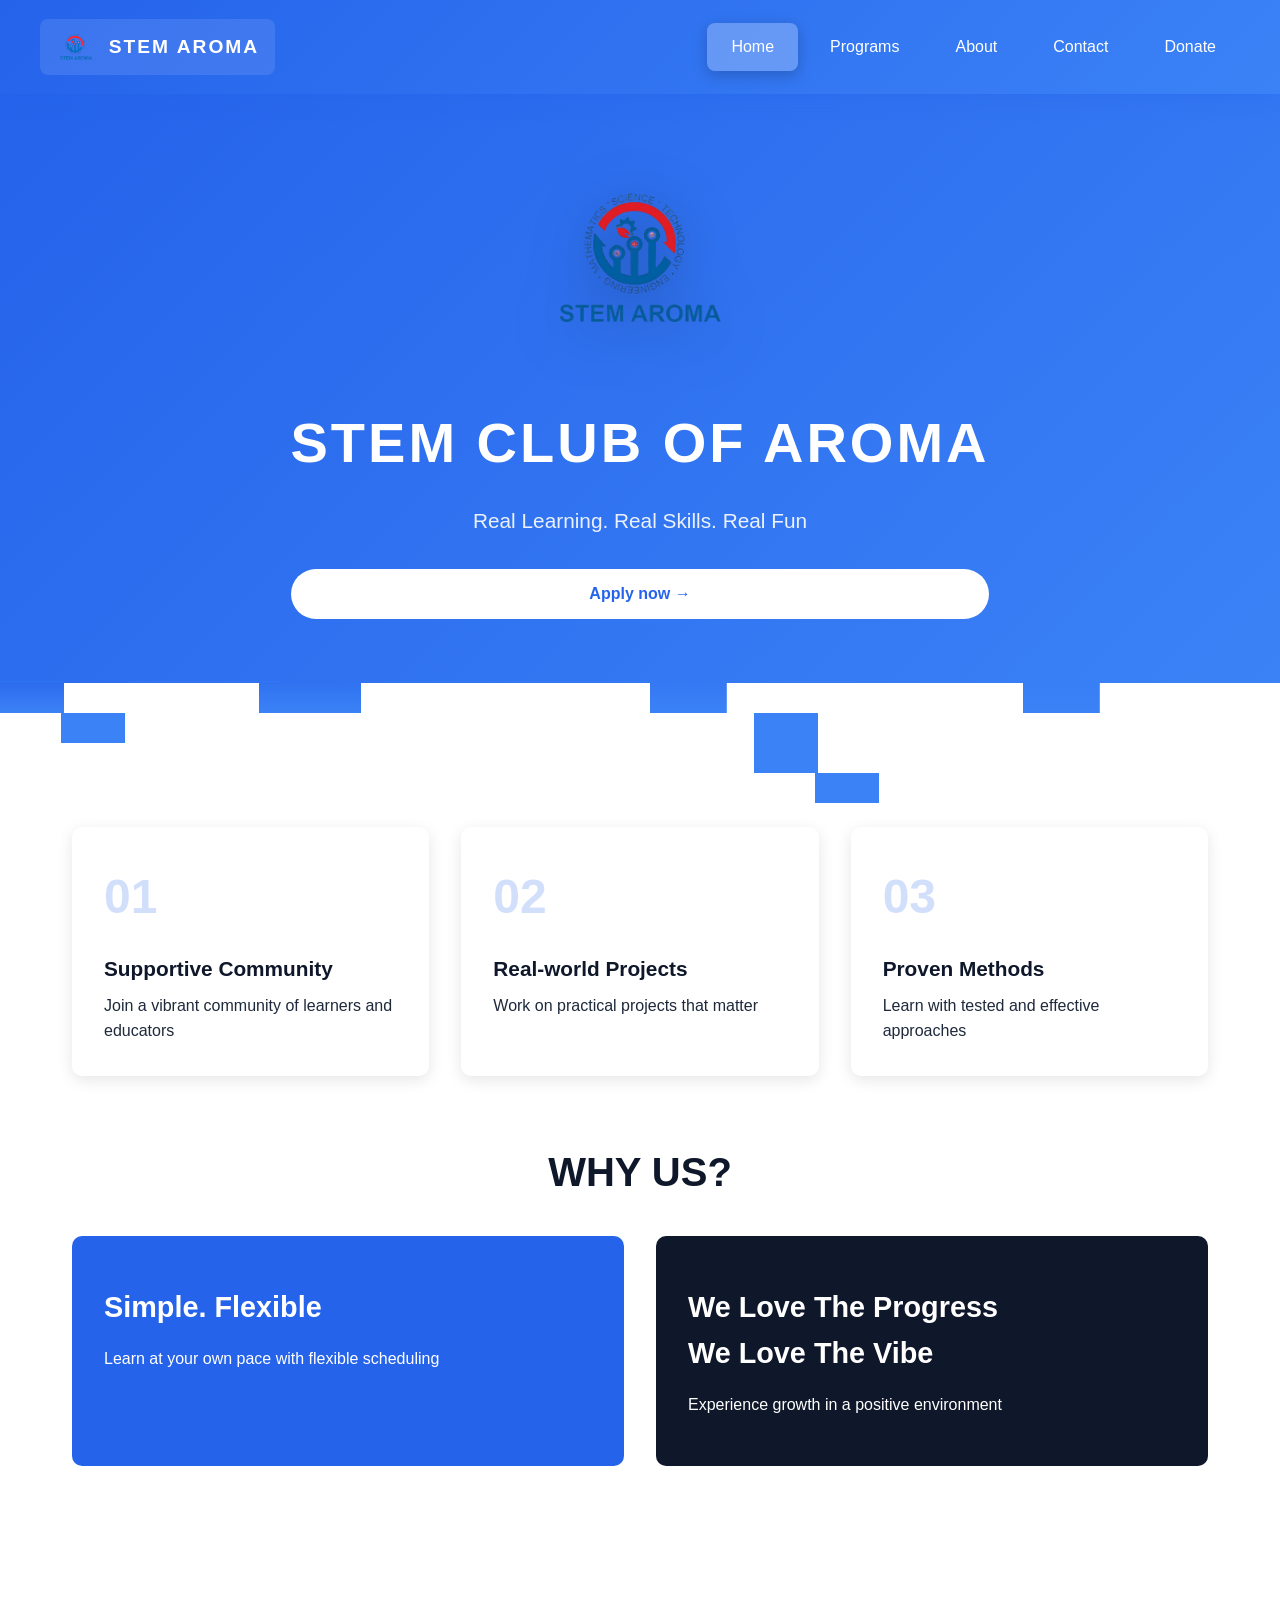
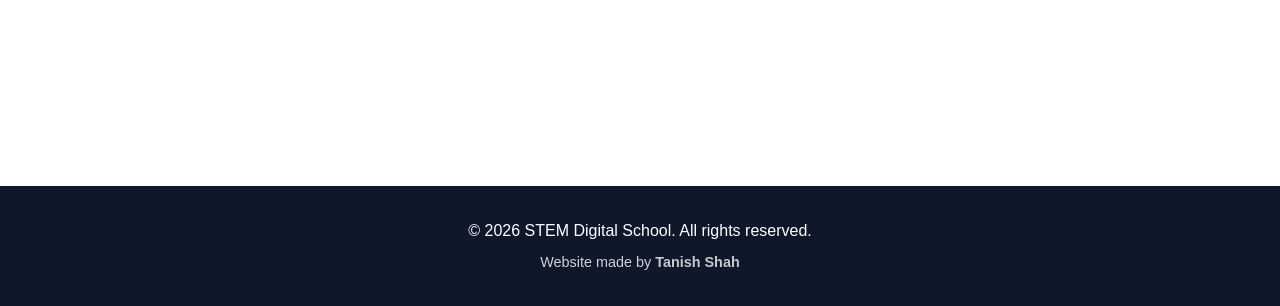
<file: index.html>
<!DOCTYPE html>
<html lang="en">
<head>
    <meta charset="UTF-8">
    <meta name="viewport" content="width=device-width, initial-scale=1.0">
    <title>STEM Digital School</title>
    <link rel="stylesheet" href="styles.css">
    <link rel="shortcut icon" href="images/logo.png" type="image.png">
</head>
<body>
    <nav class="navbar">
        <div class="nav-container">
            <div class="logo">
                <img src="images/logo.png" alt="STEM Aroma Logo" class="logo-img">
                <span>STEM Aroma</span>
            </div>
            <ul class="nav-menu">
                <li><a href="index.html" class="active">Home</a></li>
                <li><a href="programs.html">Programs</a></li>
                <li><a href="about.html">About</a></li>
                <li><a href="contact.html">Contact</a></li>
                <li><a href="donation.html">Donate</a></li>
            </ul>
        </div>
    </nav>

    <section class="hero">
        <div class="hero-content">
            <div class="hero-logo">
                <img src="images/logo.png" alt="STEM Aroma Logo">
            </div>
            <h1 class="glitch-text">STEM CLUB OF AROMA</h1>
            <p class="subtitle">Real Learning. Real Skills. Real Fun</p>
            <button class="cta-button" onclick="window.location.href='programs.html'">Apply now →</button>
        </div>
    </section>

    <section class="features">
        <div class="feature-card">
            <div class="card-number">01</div>
            <h3>Supportive Community</h3>
            <p>Join a vibrant community of learners and educators</p>
        </div>
        <div class="feature-card">
            <div class="card-number">02</div>
            <h3>Real-world Projects</h3>
            <p>Work on practical projects that matter</p>
        </div>
        <div class="feature-card">
            <div class="card-number">03</div>
            <h3>Proven Methods</h3>
            <p>Learn with tested and effective approaches</p>
        </div>
    </section>

    <section class="why-us">
        <h2>WHY US?</h2>
        <div class="why-grid">
            <div class="why-card blue">
                <h3>Simple. Flexible</h3>
                <p>Learn at your own pace with flexible scheduling</p>
            </div>
            <div class="why-card dark">
                <h3>We Love The Progress<br>We Love The Vibe</h3>
                <p>Experience growth in a positive environment</p>
            </div>
        </div>
    </section>

    <footer>
        <p>&copy; 2026 STEM Digital School. All rights reserved.</p>
        <p class="footer-credit">Website made by <a href="https://www.instagram.com/tanish_shah.100/" target="_blank" rel="noopener noreferrer">Tanish Shah</a></p>
    </footer>

    <script src="script.js"></script>
</body>
</html>
</file>
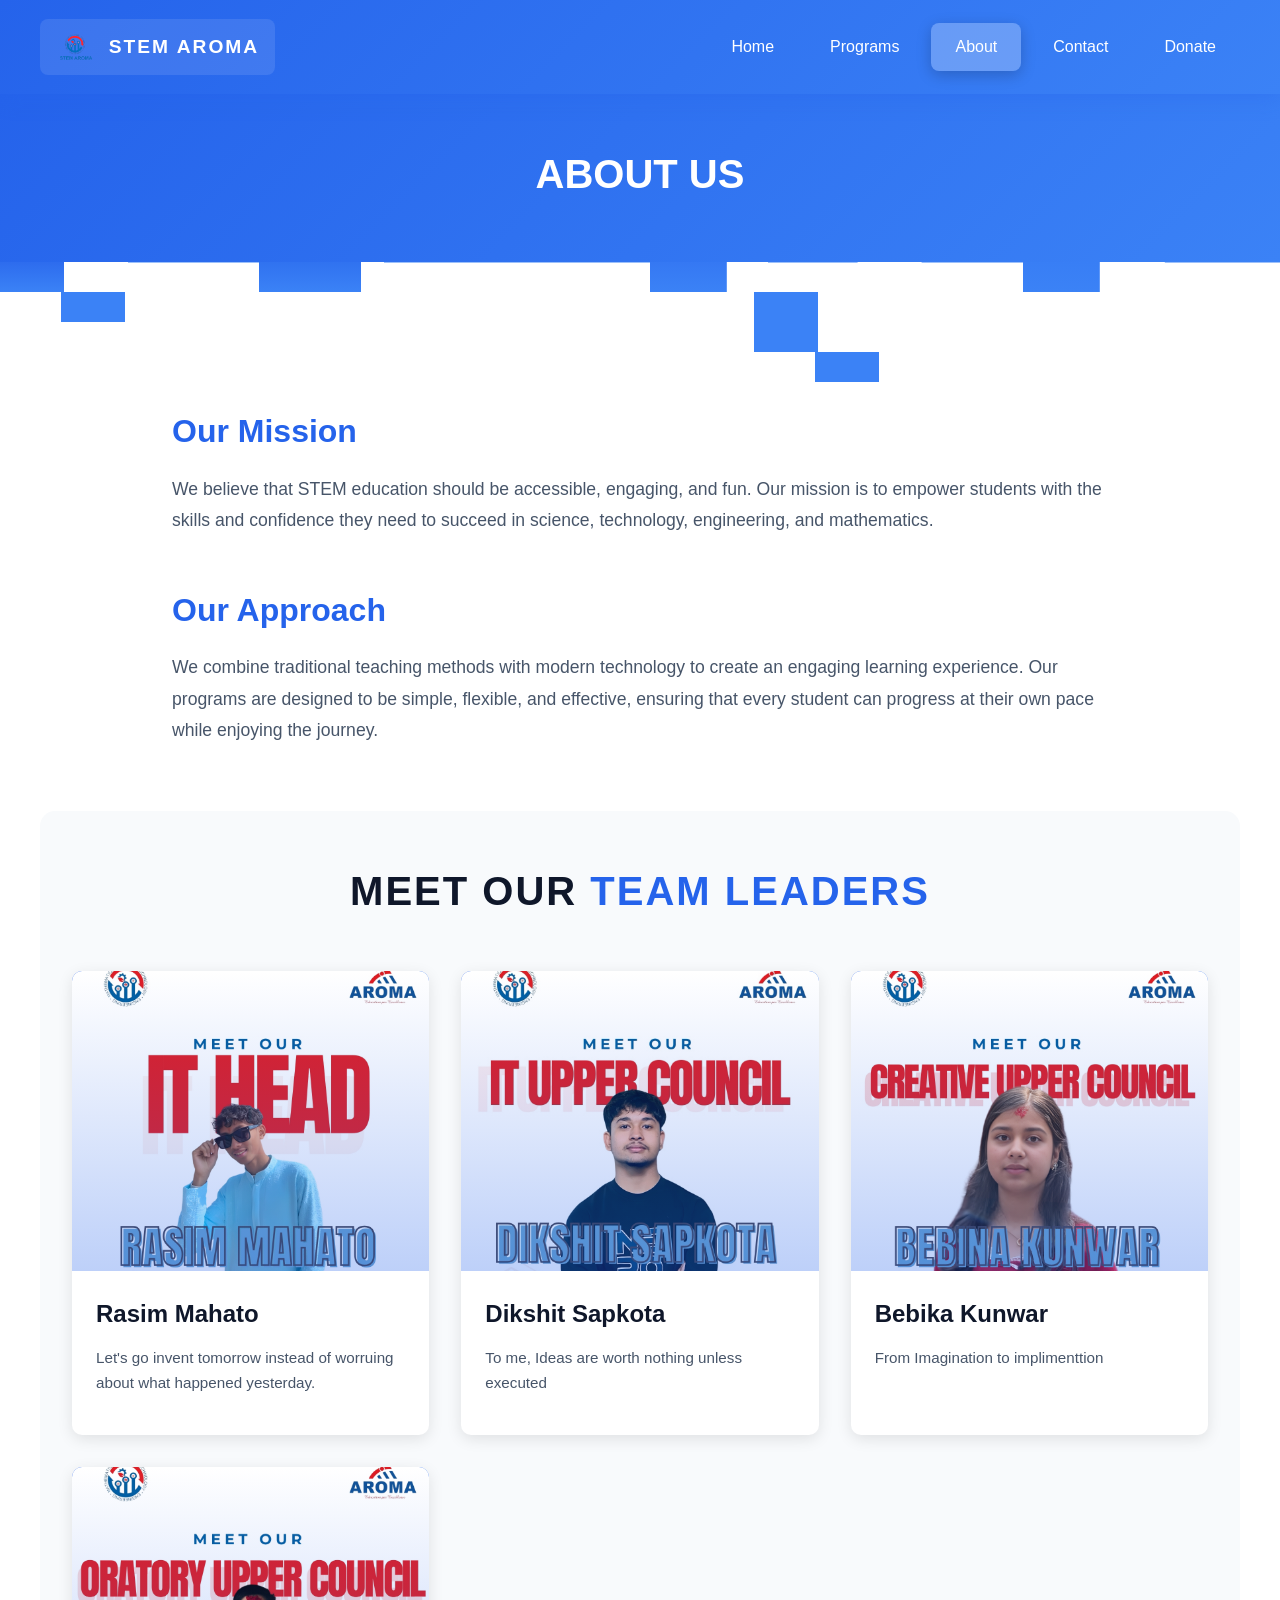
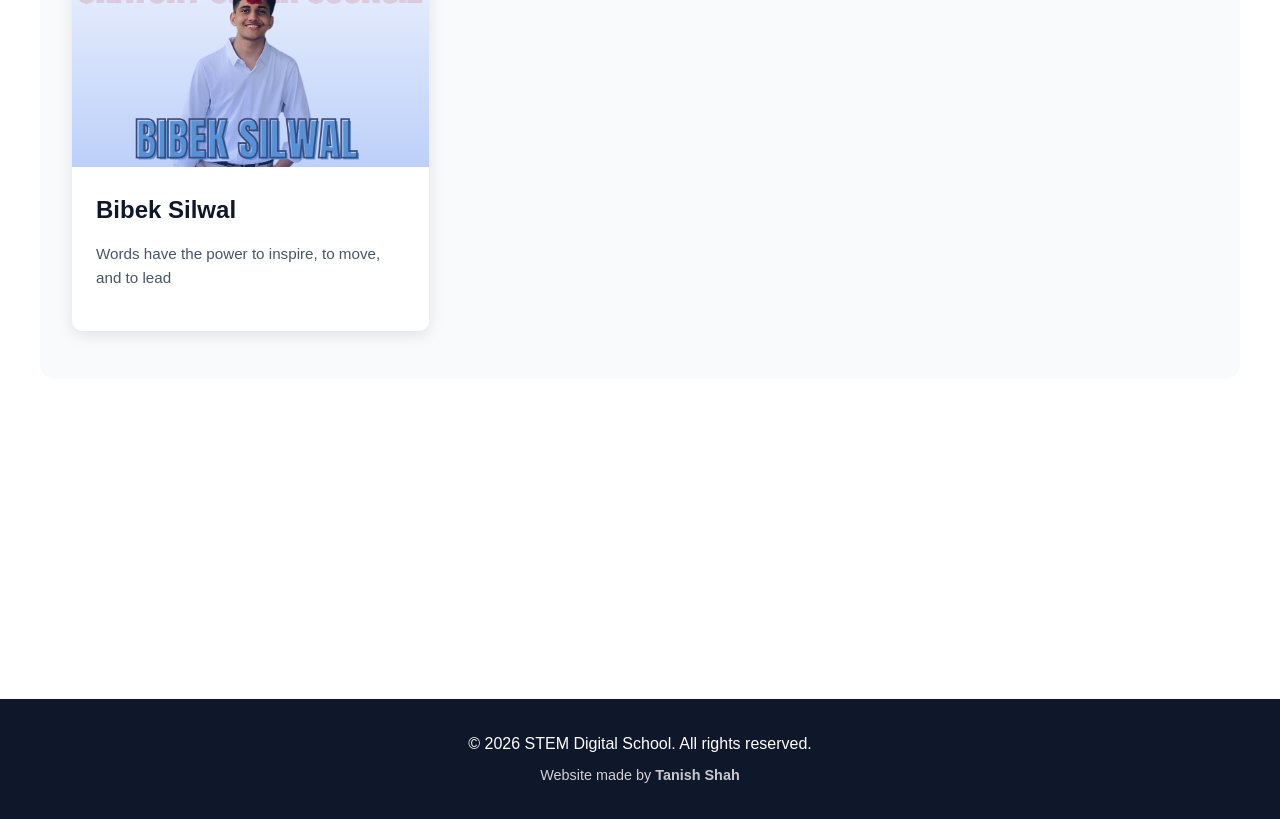
<file: about.html>
<!DOCTYPE html>
<html lang="en">
<head>
    <meta charset="UTF-8">
    <meta name="viewport" content="width=device-width, initial-scale=1.0">
    <title>About - STEM Digital School</title>
    <link rel="stylesheet" href="styles.css">
    <link rel="shortcut icon" href="images/logo.png" type="image.png">
</head>
<body>
    <nav class="navbar">
        <div class="nav-container">
            <div class="logo">
                <img src="images/logo.png" alt="STEM Aroma Logo" class="logo-img">
                <span>STEM Aroma</span>
            </div>
            <ul class="nav-menu">
                <li><a href="index.html">Home</a></li>
                <li><a href="programs.html">Programs</a></li>
                <li><a href="about.html" class="active">About</a></li>
                <li><a href="contact.html">Contact</a></li>
                <li><a href="donation.html">Donate</a></li>
            </ul>
        </div>
    </nav>

    <section class="page-header">
        <h1>ABOUT US</h1>
    </section>

    <section class="about-content">
        <div class="about-section">
            <h2>Our Mission</h2>
            <p>We believe that STEM education should be accessible, engaging, and fun. Our mission is to empower students with the skills and confidence they need to succeed in science, technology, engineering, and mathematics.</p>
        </div>

        <div class="about-section">
            <h2>Our Approach</h2>
            <p>We combine traditional teaching methods with modern technology to create an engaging learning experience. Our programs are designed to be simple, flexible, and effective, ensuring that every student can progress at their own pace while enjoying the journey.</p>
        </div>
    </section>

    <!-- TEAM SECTION  -->
    <section class="team-section">
        <h2 class="team-title">MEET OUR <span class="highlight">TEAM LEADERS</span></h2>
        
        <div class="team-grid">
            <!-- Team Member 1  -->
            <div class="team-card">
                <div class="team-image">
                    <img src="images/team/Rasim.jpg" alt="Rasim Mahato">
                    <div class="team-overlay"></div>
                </div>
                <div class="team-info">
                    <h3>Rasim Mahato</h3>
                    <p class="team-bio">Let's go invent tomorrow instead of worruing about what happened yesterday.</p>
                </div>
            </div>

            <!-- Team Member 2 -->
            <div class="team-card">
                <div class="team-image">
                    <img src="images/team/bauna.jpg" alt="Dikshit Sapkota">
                    <div class="team-overlay"></div>
                </div>
                <div class="team-info">
                    <h3>Dikshit Sapkota</h3>
                    <p class="team-bio">To me, Ideas are worth nothing unless executed</p>
                </div>
            </div>

            <!-- Team Member -->
            <div class="team-card">
                <div class="team-image">
                    <img src="images/team/bebina.jpg" alt="Bebika Kunwar">
                    <div class="team-overlay"></div>
                </div>
                <div class="team-info">
                    <h3>Bebika Kunwar</h3>
                    <p class="team-bio">From Imagination to implimenttion</p>
                </div>
            </div>

            <!-- Team Member 4 - EDIT THIS -->
            <div class="team-card">
                <div class="team-image">
                    <img src="images/team/bibek.jpg" alt="Bibek Silwal">
                    <div class="team-overlay"></div>
                </div>
                <div class="team-info">
                    <h3>Bibek Silwal</h3>
                    <p class="team-bio">Words have the power to inspire, to move, and to lead</p>
                </div>
            </div>
        </div>
    </section>
    <!-- END TEAM SECTION -->

    <footer>
        <p>&copy; 2026 STEM Digital School. All rights reserved.</p>
        <p class="footer-credit">Website made by <a href="https://www.instagram.com/tanish_shah.100/" target="_blank" rel="noopener noreferrer">Tanish Shah</a></p>
    </footer>

    <script src="script.js"></script>
</body>
</html>
</file>
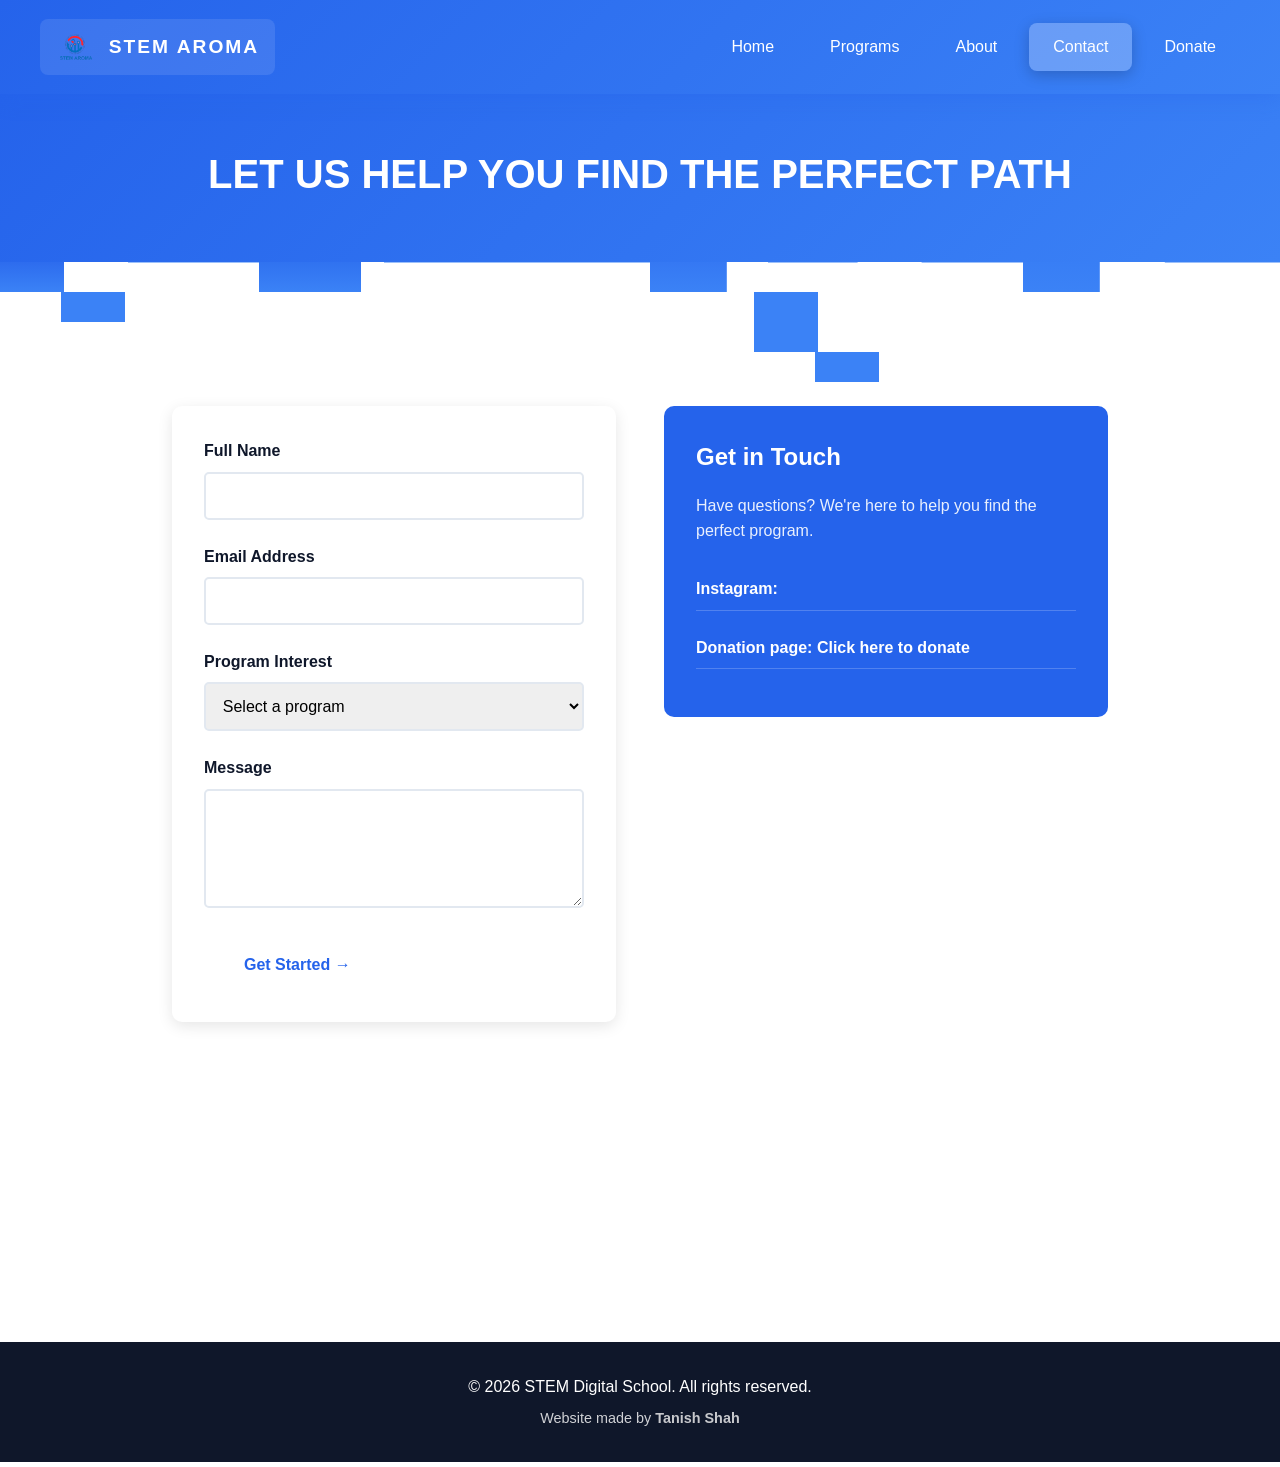
<file: contact.html>
<!DOCTYPE html>
<html lang="en">
<head>
    <meta charset="UTF-8">
    <meta name="viewport" content="width=device-width, initial-scale=1.0">
    <title>Contact - STEM Digital School</title>
    <link rel="stylesheet" href="styles.css">
    <link rel="shortcut icon" href="images/logo.png" type="image.png">
</head>
<body>
    <nav class="navbar">
        <div class="nav-container">
            <div class="logo">
                <img src="images/logo.png" alt="STEM Aroma Logo" class="logo-img">
                <span>STEM Aroma</span>
            </div>
            <ul class="nav-menu">
                <li><a href="index.html">Home</a></li>
                <li><a href="programs.html">Programs</a></li>
                <li><a href="about.html">About</a></li>
                <li><a href="contact.html" class="active">Contact</a></li>
                <li><a href="donation.html">Donate</a></li>
            </ul>
        </div>
    </nav>

    <section class="page-header">
        <h1>LET US HELP YOU FIND THE PERFECT PATH</h1>
    </section>

    <section class="contact-content">
        <div class="contact-form-container">
            <form id="contactForm" class="contact-form">
                <div class="form-group">
                    <label for="name">Full Name</label>
                    <input type="text" id="name" name="name" required>
                </div>

                <div class="form-group">
                    <label for="email">Email Address</label>
                    <input type="email" id="email" name="email" required>
                </div>

                <div class="form-group">
                    <label for="program">Program Interest</label>
                    <select id="program" name="program" required>
                        <option value="">Select a program</option>
                        <option value="chemistry">Chemistry crash bootcamp</option>
                        <option value="aerospace">Fundamentals of aerospace engineering</option>
                        <option value="physics">Physics without pain</option>
                        <option value="math">Math intensive</option>
                        <option value="statistics">Statistics intensive</option>
                    </select>
                </div>

                <div class="form-group">
                    <label for="message">Message</label>
                    <textarea id="message" name="message" rows="5" required></textarea>
                </div>

                <button type="submit" class="cta-button">Get Started →</button>
            </form>

            <div class="contact-info">
                <h3>Get in Touch</h3>
                <p>Have questions? We're here to help you find the perfect program.</p>
                <div class="info-item">
                    <strong>Instagram: </strong> 
                </div>
                <div class="info-item">
                    <a style="text-decoration: none; color: white;" href="/donation.html">
                        <strong>Donation page: Click here to donate </strong> 
                    </a>
            </div>
        </div>
    </section>

    <footer>
        <p>&copy; 2026 STEM Digital School. All rights reserved.</p>
        <p class="footer-credit">Website made by <a href="https://www.instagram.com/tanish_shah.100/" target="_blank" rel="noopener noreferrer">Tanish Shah</a></p>
    </footer>

    <script src="script.js"></script>
</body>
</html>
</file>
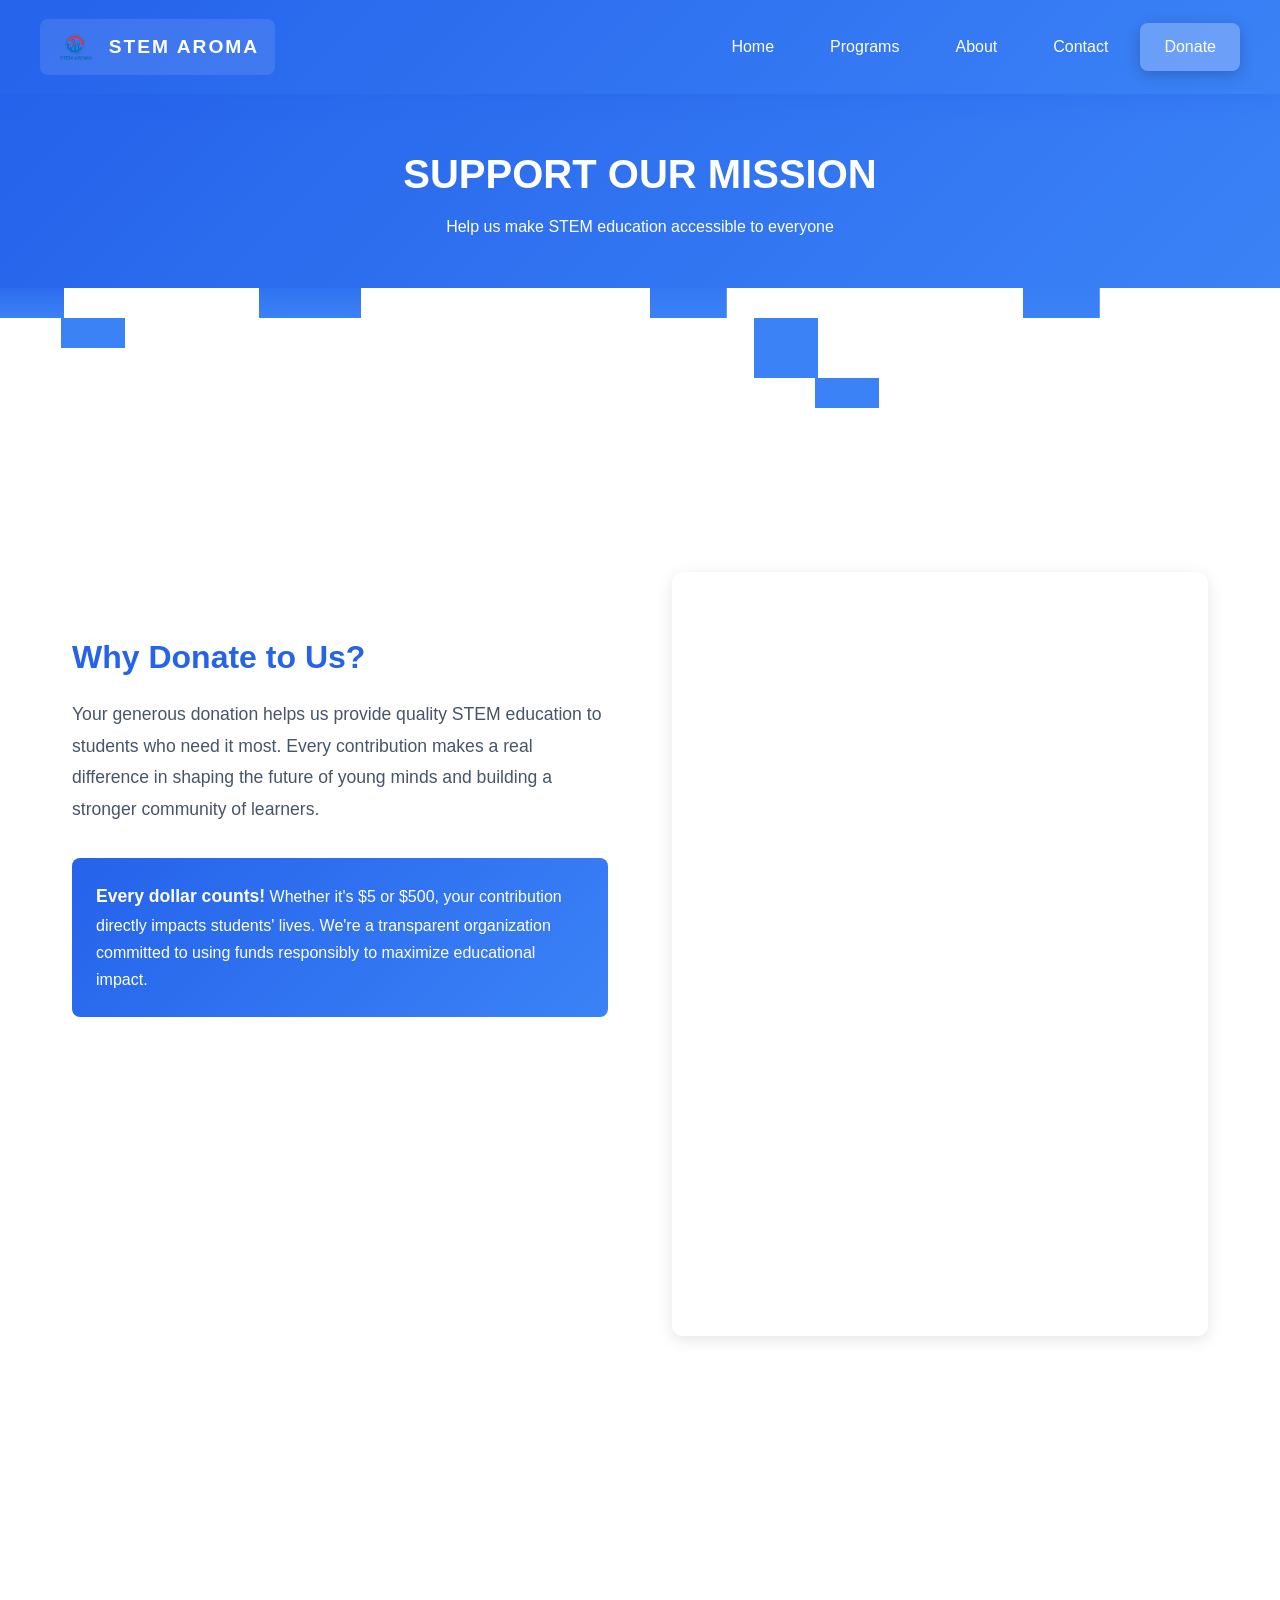
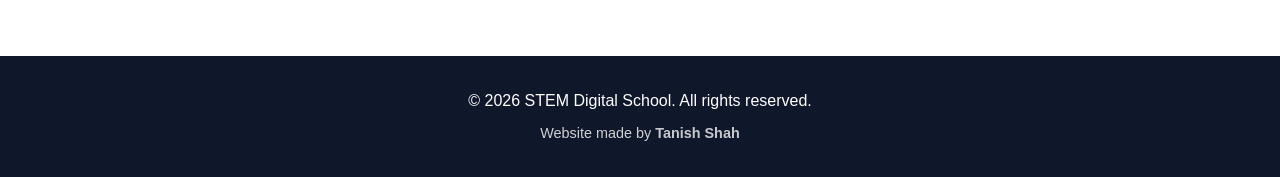
<file: donation.html>
<!DOCTYPE html>
<html lang="en">
<head>
    <meta charset="UTF-8">
    <meta name="viewport" content="width=device-width, initial-scale=1.0">
    <title>Donation - STEM Digital School</title>
    <link rel="stylesheet" href="styles.css">
    <link rel="shortcut icon" href="images/logo.png" type="image.png">
</head>
<body>
    <nav class="navbar">
        <div class="nav-container">
            <div class="logo">
                <img src="images/logo.png" alt="STEM Aroma Logo" class="logo-img">
                <span>STEM Aroma</span>
            </div>
            <ul class="nav-menu">
                <li><a href="index.html">Home</a></li>
                <li><a href="programs.html">Programs</a></li>
                <li><a href="about.html">About</a></li>
                <li><a href="contact.html">Contact</a></li>
                <li><a href="donation.html" class="active">Donate</a></li>
            </ul>
        </div>
    </nav>

    <section class="page-header">
        <h1>SUPPORT OUR MISSION</h1>
        <p>Help us make STEM education accessible to everyone</p>
    </section>

    <section class="donation-content">
        <div class="donation-container">
            <div class="donation-info">
                <h2>Why Donate to Us?</h2>
                <p>Your generous donation helps us provide quality STEM education to students who need it most. Every contribution makes a real difference in shaping the future of young minds and building a stronger community of learners.</p>

                <div class="donation-note">
                    <p><strong>Every dollar counts!</strong> Whether it's $5 or $500, your contribution directly impacts students' lives. We're a transparent organization committed to using funds responsibly to maximize educational impact.</p>
                </div>
            </div>

            <div class="donation-frame">
                <iframe 
                    src="https://hcb.hackclub.com/donations/start/stem-club-of-aroma" 
                    style="border:none;" 
                    name="donateFrame" 
                    scrolling="yes" 
                    frameborder="0" 
                    marginheight="0px" 
                    marginwidth="0px" 
                    height="512px" 
                    width="512px" 
                    allowfullscreen>
                </iframe>
            </div>
        </div>
    </section>

    <footer>
        <p>&copy; 2026 STEM Digital School. All rights reserved.</p>
        <p class="footer-credit">Website made by <a href="https://www.instagram.com/tanish_shah.100/" target="_blank" rel="noopener noreferrer">Tanish Shah</a></p>
    </footer>

    <script src="script.js"></script>
</body>
</html>
</file>
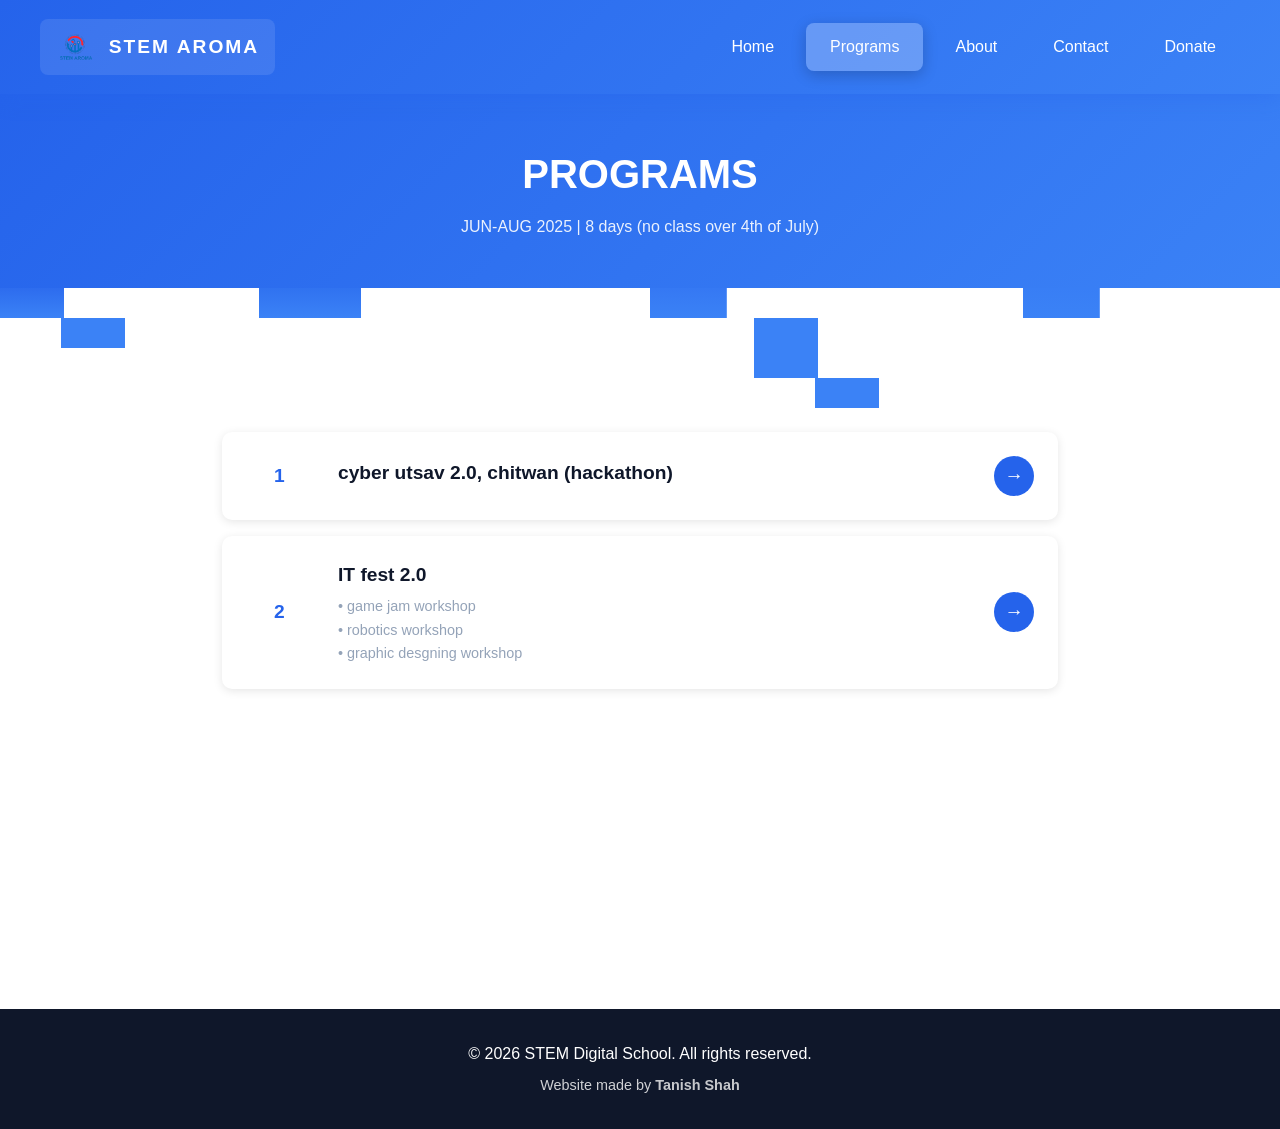
<file: programs.html>
<!DOCTYPE html>
<html lang="en">
<head>
    <meta charset="UTF-8">
    <meta name="viewport" content="width=device-width, initial-scale=1.0">
    <title>Programs - STEM Digital School</title>
    <link rel="stylesheet" href="styles.css">
    <link rel="shortcut icon" href="images/logo.png" type="image.png">
</head>
<body>
    <nav class="navbar">
        <div class="nav-container">
            <div class="logo">
                <img src="images/logo.png" alt="STEM Aroma Logo" class="logo-img">
                <span>STEM Aroma</span>
            </div>
            <ul class="nav-menu">
                <li><a href="index.html">Home</a></li>
                <li><a href="programs.html" class="active">Programs</a></li>
                <li><a href="about.html">About</a></li>
                <li><a href="contact.html">Contact</a></li>
                <li><a href="donation.html">Donate</a></li>
            </ul>
        </div>
    </nav>

    <section class="page-header">
        <h1>PROGRAMS</h1>
        <p class="session-info">JUN-AUG 2025 | 8 days (no class over 4th of July)</p>
    </section>

    <section class="programs-list">
        <div class="program-item">
            <div class="program-code">1</div>
            <div class="program-details">
                <h3>cyber utsav 2.0, chitwan (hackathon) </h3>
            </div>
            <button class="arrow-btn">→</button>
        </div>

        <div class="program-item">
            <div class="program-code">2</div>
            <div class="program-details">
                <h3>IT fest 2.0</h3>
                <p>
                    • game jam workshop <br>
                    • robotics workshop <br>
                    • graphic desgning workshop <br>
                </p>
            </div>
            <button class="arrow-btn">→</button>
        </div>

    </section>

    <footer>
        <p>&copy; 2026 STEM Digital School. All rights reserved.</p>
        <p class="footer-credit">Website made by <a href="https://www.instagram.com/tanish_shah.100/" target="_blank" rel="noopener noreferrer">Tanish Shah</a></p>
    </footer>

    <script src="script.js"></script>
</body>
</html>
</file>
<file: styles.css>
* {
    margin: 0;
    padding: 0;
    box-sizing: border-box;
}

:root {
    --primary-blue: #2563eb;
    --dark-bg: #0f172a;
    --light-text: #f8fafc;
    --gray-text: #94a3b8;
    --accent-blue: #3b82f6;
}

body {
    font-family: 'Segoe UI', Tahoma, Geneva, Verdana, sans-serif;
    background-color: #ffffff;
    color: #1e293b;
    line-height: 1.6;
}

/* Navigation */
.navbar {
    background: linear-gradient(135deg, var(--primary-blue) 0%, var(--accent-blue) 100%);
    padding: 1.2rem 2rem;
    position: sticky;
    top: 0;
    z-index: 100;
    box-shadow: 0 4px 20px rgba(37, 99, 235, 0.3);
    backdrop-filter: blur(10px);
}

.nav-container {
    max-width: 1200px;
    margin: 0 auto;
    display: flex;
    justify-content: space-between;
    align-items: center;
}

.logo {
    color: white;
    font-size: 1.2rem;
    font-weight: bold;
    letter-spacing: 2px;
    text-transform: uppercase;
    position: relative;
    padding: 0.5rem 1rem;
    background: rgba(255, 255, 255, 0.1);
    border-radius: 8px;
    transition: all 0.3s ease;
    display: flex;
    align-items: center;
    gap: 0.8rem;
}

.logo:hover {
    background: rgba(255, 255, 255, 0.2);
    transform: scale(1.05);
}

.logo-img {
    height: 40px;
    width: auto;
    filter: brightness(1.2);
}

.nav-menu {
    display: flex;
    list-style: none;
    gap: 0.5rem;
}

.nav-menu li {
    position: relative;
}

.nav-menu a {
    color: white;
    text-decoration: none;
    transition: all 0.3s ease;
    font-weight: 500;
    padding: 0.7rem 1.5rem;
    border-radius: 8px;
    display: block;
    position: relative;
    overflow: hidden;
}

.nav-menu a::before {
    content: '';
    position: absolute;
    top: 0;
    left: -100%;
    width: 100%;
    height: 100%;
    background: rgba(255, 255, 255, 0.2);
    transition: left 0.3s ease;
    z-index: -1;
}

.nav-menu a:hover::before {
    left: 0;
}

.nav-menu a:hover {
    transform: translateY(-2px);
}

.nav-menu a.active {
    background: rgba(255, 255, 255, 0.25);
    box-shadow: 0 4px 15px rgba(0, 0, 0, 0.2);
}

/* Hero Section */
.hero {
    background: linear-gradient(135deg, var(--primary-blue) 0%, var(--accent-blue) 100%);
    color: white;
    padding: 4rem 2rem 4rem 2rem;
    text-align: center;
    position: relative;
    overflow: visible;
}

.hero::after {
    content: '';
    position: absolute;
    bottom: -120px;
    left: 0;
    width: 100%;
    height: 120px;
    z-index: 1;
    background-image:
        /* Block 1 - left side, 1 block down */
        linear-gradient(#2d6cee, #3b82f6),
        /* Block 2 - left side, 2 blocks down */
        linear-gradient(#3b82f6, #3b82f6),
        /* Block 3 - center-left, 1 block down */
        linear-gradient(#3072f0, #3b82f6),
        /* Block 4 - center, 1 block down */
        linear-gradient(#3578f3, #3b82f6),
        /* Block 5 - center-right, 2 blocks down */
        linear-gradient(#3b82f6, #3b82f6),
        /* Block 6 - center-right, 3 blocks down */
        linear-gradient(#3b82f6, #3b82f6),
        /* Block 7 - center-right, 4 blocks down */
        linear-gradient(#3b82f6, #3b82f6),
        /* Block 8 - right side, 1 block down */
        linear-gradient(#387ef5, #3b82f6);
    background-size:
        5% 30px,
        5% 30px,
        8% 30px,
        6% 30px,
        5% 30px,
        5% 30px,
        5% 30px,
        6% 30px;
    background-position:
        0% 0%,
        5% 30px,
        22% 0%,
        54% 0%,
        62% 30px,
        62% 60px,
        67% 90px,
        85% 0%;
    background-repeat: no-repeat;
}

.hero::before {
    content: '';
    position: absolute;
    bottom: 0;
    left: 0;
    width: 100%;
    height: 1px;
    z-index: 1;
    background: transparent;
    box-shadow: 
        0 0 0 1000px #3b82f6;
    clip-path: polygon(
        0% 0%, 0% 100%, 5% 100%, 5% 0%,
        10% 0%, 10% 100%, 22% 100%, 22% 0%,
        30% 0%, 30% 100%, 54% 100%, 54% 0%,
        60% 0%, 60% 100%, 67% 100%, 67% 0%,
        72% 0%, 72% 100%, 85% 100%, 85% 0%,
        91% 0%, 91% 100%, 100% 100%, 100% 0%
    );
}

.hero-content {
    display: grid;
    justify-content: center;
    max-width: 1200px;
    margin: 0 auto;
    position: relative;
    z-index: 2;
}

.glitch-text {
    font-size: 3.5rem;
    font-weight: bold;
    letter-spacing: 3px;
    margin-bottom: 1rem;
    text-transform: uppercase;
}

.subtitle {
    font-size: 1.3rem;
    margin-bottom: 2rem;
    opacity: 0.9;
}

.cta-button {
    background-color: white;
    color: var(--primary-blue);
    border: none;
    padding: 1rem 2.5rem;
    font-size: 1rem;
    font-weight: bold;
    border-radius: 50px;
    cursor: pointer;
    transition: transform 0.3s, box-shadow 0.3s;
}

.cta-button:hover {
    transform: translateY(-2px);
    box-shadow: 0 10px 25px rgba(0, 0, 0, 0.2);
}

.hero-logo {
    margin-bottom: 2rem;
    perspective: 1000px;
}

.hero-logo img {
    width: 200px;
    height: auto;
    filter: drop-shadow(0 10px 30px rgba(0, 0, 0, 0.3));
    transition: transform 0.1s ease, filter 0.3s ease;
    transform-style: preserve-3d;
}

.hero-logo:hover img {
    filter: drop-shadow(0 20px 50px rgba(0, 0, 0, 0.5)) drop-shadow(0 10px 30px rgba(59, 130, 246, 0.4));
}

/* Features Section */
.features {
    max-width: 1200px;
    margin: 9rem auto 4rem auto;
    padding: 0 2rem;
    display: grid;
    grid-template-columns: repeat(auto-fit, minmax(280px, 1fr));
    gap: 2rem;
}

.feature-card {
    background: white;
    padding: 2rem;
    border-radius: 10px;
    box-shadow: 0 4px 15px rgba(0, 0, 0, 0.1);
    transition: transform 0.3s;
}

.feature-card:hover {
    transform: translateY(-5px);
}

.card-number {
    font-size: 3rem;
    font-weight: bold;
    color: var(--primary-blue);
    opacity: 0.2;
    margin-bottom: 1rem;
}

.feature-card h3 {
    font-size: 1.3rem;
    margin-bottom: 0.5rem;
    color: var(--dark-bg);
}

/* Why Us Section */
.why-us {
    max-width: 1200px;
    margin: 4rem auto;
    padding: 0 2rem;
}

.why-us h2 {
    text-align: center;
    font-size: 2.5rem;
    margin-bottom: 2rem;
    color: var(--dark-bg);
}

.why-grid {
    display: grid;
    grid-template-columns: repeat(auto-fit, minmax(300px, 1fr));
    gap: 2rem;
}

.why-card {
    padding: 3rem 2rem;
    border-radius: 10px;
    color: white;
}

.why-card.blue {
    background-color: var(--primary-blue);
}

.why-card.dark {
    background-color: var(--dark-bg);
}

.why-card h3 {
    font-size: 1.8rem;
    margin-bottom: 1rem;
}

/* CTA Section */
.cta-section {
    background-color: var(--primary-blue);
    color: white;
    text-align: center;
    padding: 4rem 2rem;
    margin-top: 4rem;
}

.cta-section h2 {
    font-size: 2rem;
    margin-bottom: 2rem;
}

/* Page Header */
.page-header {
    background: linear-gradient(135deg, var(--primary-blue) 0%, var(--accent-blue) 100%);
    color: white;
    padding: 3rem 2rem 3rem 2rem;
    text-align: center;
    position: relative;
    overflow: visible;
}

.page-header::after {
    content: '';
    position: absolute;
    bottom: -120px;
    left: 0;
    width: 100%;
    height: 120px;
    z-index: 1;
    background-image:
        /* Block 1 - left side, 1 block down */
        linear-gradient(#2d6cee, #3b82f6),
        /* Block 2 - left side, 2 blocks down */
        linear-gradient(#3b82f6, #3b82f6),
        /* Block 3 - center-left, 1 block down */
        linear-gradient(#3072f0, #3b82f6),
        /* Block 4 - center, 1 block down */
        linear-gradient(#3578f3, #3b82f6),
        /* Block 5 - center-right, 2 blocks down */
        linear-gradient(#3b82f6, #3b82f6),
        /* Block 6 - center-right, 3 blocks down */
        linear-gradient(#3b82f6, #3b82f6),
        /* Block 7 - center-right, 4 blocks down */
        linear-gradient(#3b82f6, #3b82f6),
        /* Block 8 - right side, 1 block down */
        linear-gradient(#387ef5, #3b82f6);
    background-size:
        5% 30px,
        5% 30px,
        8% 30px,
        6% 30px,
        5% 30px,
        5% 30px,
        5% 30px,
        6% 30px;
    background-position:
        0% 0%,
        5% 30px,
        22% 0%,
        54% 0%,
        62% 30px,
        62% 60px,
        67% 90px,
        85% 0%;
    background-repeat: no-repeat;
}

.page-header::before {
    content: '';
    position: absolute;
    bottom: 0;
    left: 0;
    width: 100%;
    height: 1px;
    z-index: 1;
    background: transparent;
    box-shadow: 
        0 0 0 1000px #3b82f6;
    clip-path: polygon(
        0% 0%, 0% 100%, 5% 100%, 5% 0%,
        10% 0%, 10% 100%, 22% 100%, 22% 0%,
        30% 0%, 30% 100%, 54% 100%, 54% 0%,
        60% 0%, 60% 100%, 67% 100%, 67% 0%,
        72% 0%, 72% 100%, 85% 100%, 85% 0%,
        91% 0%, 91% 100%, 100% 100%, 100% 0%
    );
}

.page-header h1 {
    font-size: 2.5rem;
    margin-bottom: 0.5rem;
}

.session-info {
    font-size: 1rem;
    opacity: 0.9;
}

/* Programs List */
.programs-list {
    max-width: 900px;
    margin: 9rem auto 3rem auto;
    padding: 0 2rem;
}

.program-item {
    display: flex;
    align-items: center;
    gap: 2rem;
    padding: 1.5rem;
    background: white;
    border-radius: 10px;
    margin-bottom: 1rem;
    box-shadow: 0 2px 10px rgba(0, 0, 0, 0.1);
    transition: transform 0.3s;
}

.program-item:hover {
    transform: translateX(5px);
}

.program-code {
    padding-left: 28px;
    font-weight: bold;
    color: var(--primary-blue);
    font-size: 1.2rem;
    min-width: 60px;
}

.program-details {
    flex: 1;
}

.program-details h3 {
    font-size: 1.2rem;
    margin-bottom: 0.3rem;
    color: var(--dark-bg);
}

.program-details p {
    color: var(--gray-text);
    font-size: 0.9rem;
}

.arrow-btn {
    background: var(--primary-blue);
    color: white;
    border: none;
    width: 40px;
    height: 40px;
    border-radius: 50%;
    font-size: 1.2rem;
    cursor: pointer;
    transition: background 0.3s;
}

.arrow-btn:hover {
    background: var(--accent-blue);
}

/* About Content */
.about-content {
    max-width: 1000px;
    margin: 9rem auto 3rem auto;
    padding: 0 2rem;
}

.about-section {
    margin-bottom: 3rem;
}

.about-section h2 {
    font-size: 2rem;
    color: var(--primary-blue);
    margin-bottom: 1rem;
}

.about-section p {
    font-size: 1.1rem;
    line-height: 1.8;
    color: #475569;
}

.offer-grid {
    display: grid;
    grid-template-columns: repeat(auto-fit, minmax(220px, 1fr));
    gap: 1.5rem;
    margin-top: 1.5rem;
}

.offer-item {
    background: #f8fafc;
    padding: 1.5rem;
    border-radius: 8px;
    border-left: 4px solid var(--primary-blue);
}

.offer-item h3 {
    font-size: 1.1rem;
    margin-bottom: 0.5rem;
    color: var(--dark-bg);
}

.offer-item p {
    font-size: 0.95rem;
    color: var(--gray-text);
}

/* Contact Content */
.contact-content {
    max-width: 1000px;
    margin: 9rem auto 3rem auto;
    padding: 0 2rem;
}

.contact-form-container {
    display: grid;
    grid-template-columns: 1fr 1fr;
    gap: 3rem;
}

.contact-form {
    background: white;
    padding: 2rem;
    border-radius: 10px;
    box-shadow: 0 4px 15px rgba(0, 0, 0, 0.1);
}

.form-group {
    margin-bottom: 1.5rem;
}

.form-group label {
    display: block;
    margin-bottom: 0.5rem;
    font-weight: 600;
    color: var(--dark-bg);
}

.form-group input,
.form-group select,
.form-group textarea {
    width: 100%;
    padding: 0.8rem;
    border: 2px solid #e2e8f0;
    border-radius: 5px;
    font-size: 1rem;
    transition: border-color 0.3s;
}

.form-group input:focus,
.form-group select:focus,
.form-group textarea:focus {
    outline: none;
    border-color: var(--primary-blue);
}

.contact-info {
    background: var(--primary-blue);
    color: white;
    padding: 2rem;
    border-radius: 10px;
    height: fit-content;
}

.contact-info h3 {
    font-size: 1.5rem;
    margin-bottom: 1rem;
}

.contact-info p {
    margin-bottom: 1.5rem;
    opacity: 0.9;
}

.info-item {
    margin-bottom: 1rem;
    padding: 0.5rem 0;
    border-bottom: 1px solid rgba(255, 255, 255, 0.2);
}

/* Team Section */
.team-section {
    max-width: 1200px;
    margin: 4rem auto;
    padding: 3rem 2rem;
    background: #f8fafc;
    border-radius: 15px;
}

.team-title {
    text-align: center;
    font-size: 2.5rem;
    margin-bottom: 3rem;
    color: var(--dark-bg);
    text-transform: uppercase;
    letter-spacing: 2px;
}

.team-title .highlight {
    color: var(--primary-blue);
    font-weight: bold;
}

.team-grid {
    display: grid;
    grid-template-columns: repeat(auto-fit, minmax(280px, 1fr));
    gap: 2rem;
}

.team-card {
    background: white;
    border-radius: 10px;
    overflow: hidden;
    box-shadow: 0 4px 15px rgba(0, 0, 0, 0.1);
    transition: transform 0.3s ease, box-shadow 0.3s ease;
}

.team-card:hover {
    transform: translateY(-10px);
    box-shadow: 0 10px 30px rgba(0, 0, 0, 0.2);
}

.team-image {
    position: relative;
    width: 100%;
    height: 300px;
    overflow: hidden;
    background: linear-gradient(135deg, var(--primary-blue) 0%, var(--accent-blue) 100%);
}

.team-image img {
    width: 100%;
    height: 130%;
    object-fit: cover;
    object-position: center 45%;
    transition: transform 0.3s ease;
}

.team-card:hover .team-image img {
    transform: scale(1.1);
}

.team-overlay {
    position: absolute;
    top: 0;
    left: 0;
    width: 100%;
    height: 100%;
    background: linear-gradient(to bottom, transparent 0%, rgba(37, 99, 235, 0.3) 100%);
}

.team-info {
    padding: 1.5rem;
}

.team-info h3 {
    font-size: 1.5rem;
    color: var(--dark-bg);
    margin-bottom: 0.8rem;
}

.team-bio {
    font-size: 0.95rem;
    color: #475569;
    line-height: 1.6;
    margin-bottom: 1rem;
}

.team-details {
    list-style: none;
    padding: 0;
    margin: 0;
}

.team-details li {
    font-size: 0.9rem;
    color: var(--gray-text);
    padding: 0.3rem 0;
    border-bottom: 1px solid #e2e8f0;
}

.team-details li:last-child {
    border-bottom: none;
}

.team-details strong {
    color: var(--primary-blue);
    font-weight: 600;
}

/* Donation Content */
.donation-content {
    max-width: 1200px;
    margin: 9rem auto 3rem auto;
    padding: 0 2rem;
}

.donation-container {
    display: grid;
    grid-template-columns: 1fr 1fr;
    gap: 4rem;
    align-items: start;
}

.donation-info {
    margin-top: 200px;
}

.donation-info h2 {
    font-size: 2rem;
    color: var(--primary-blue);
    margin-bottom: 1rem;
}

.donation-info > p {
    font-size: 1.1rem;
    line-height: 1.8;
    color: #475569;
    margin-bottom: 2rem;
}

.impact-list {
    display: flex;
    flex-direction: column;
    gap: 1.5rem;
    margin-bottom: 2rem;
}

.impact-item {
    background: #f8fafc;
    padding: 1.5rem;
    border-radius: 8px;
    border-left: 4px solid var(--primary-blue);
}

.impact-item h3 {
    font-size: 1.2rem;
    margin-bottom: 0.5rem;
    color: var(--dark-bg);
}

.impact-item p {
    font-size: 0.95rem;
    color: var(--gray-text);
    line-height: 1.6;
}

.donation-note {
    background: linear-gradient(135deg, var(--primary-blue) 0%, var(--accent-blue) 100%);
    color: white;
    padding: 1.5rem;
    border-radius: 8px;
    margin-top: 2rem;
}

.donation-note p {
    font-size: 1rem;
    line-height: 1.7;
    margin: 0;
}

.donation-note strong {
    font-size: 1.1rem;
}

.donation-frame {
    margin-top: 140px;
    display: flex;
    justify-content: center;
    align-items: flex-start;
    background: white;
    padding: 2rem;
    border-radius: 10px;
    box-shadow: 0 4px 15px rgba(0, 0, 0, 0.1);
}

.donation-frame iframe {
    height: 700px;
    max-width: 100%;
    border-radius: 8px;
}



/* Footer */
footer {
    background-color: var(--dark-bg);
    color: white;
    text-align: center;
    padding: 2rem;
    margin-top: 20rem;
}

.footer-credit {
    margin-top: 0.5rem;
    font-size: 0.9rem;
    opacity: 0.8;
}

.footer-credit a {
    color: whitesmoke;
    text-decoration: none;
    font-weight: 600;
    transition: color 0.3s ease;
}

.footer-credit a:hover {
    color: #60a5fa;
    text-decoration: none;
}

/* Responsive */
@media (max-width: 768px) {
    .glitch-text {
        font-size: 2rem;
    }
    
    .nav-menu {
        gap: 0.3rem;
        flex-wrap: wrap;
    }
    
    .nav-menu a {
        padding: 0.5rem 1rem;
        font-size: 0.9rem;
    }
    
    .logo {
        font-size: 1rem;
        padding: 0.4rem 0.8rem;
    }
    
    .contact-form-container {
        grid-template-columns: 1fr;
    }
    
    .donation-container {
        grid-template-columns: 1fr;
        gap: 2rem;
    }
    
    .donation-frame iframe {
        width: 100%;
        max-width: 512px;
    }
    
    .program-item {
        flex-direction: column;
        text-align: center;
    }
    
    .hero::after,
    .page-header::after {
        bottom: -80px;
        height: 80px;
    }
    
    .hero::after,
    .page-header::after {
        background-size:
            6% 25px,
            6% 25px,
            10% 25px,
            8% 25px,
            6% 25px,
            6% 25px,
            6% 25px,
            8% 25px;
        background-position:
            0% 0%,
            6% 25px,
            22% 0%,
            52% 0%,
            60% 25px,
            60% 50px,
            66% 55px,
            83% 0%;
    }
    
    .features,
    .programs-list,
    .about-content,
    .contact-content {
        margin-top: 7rem;
    }
}
</file>
